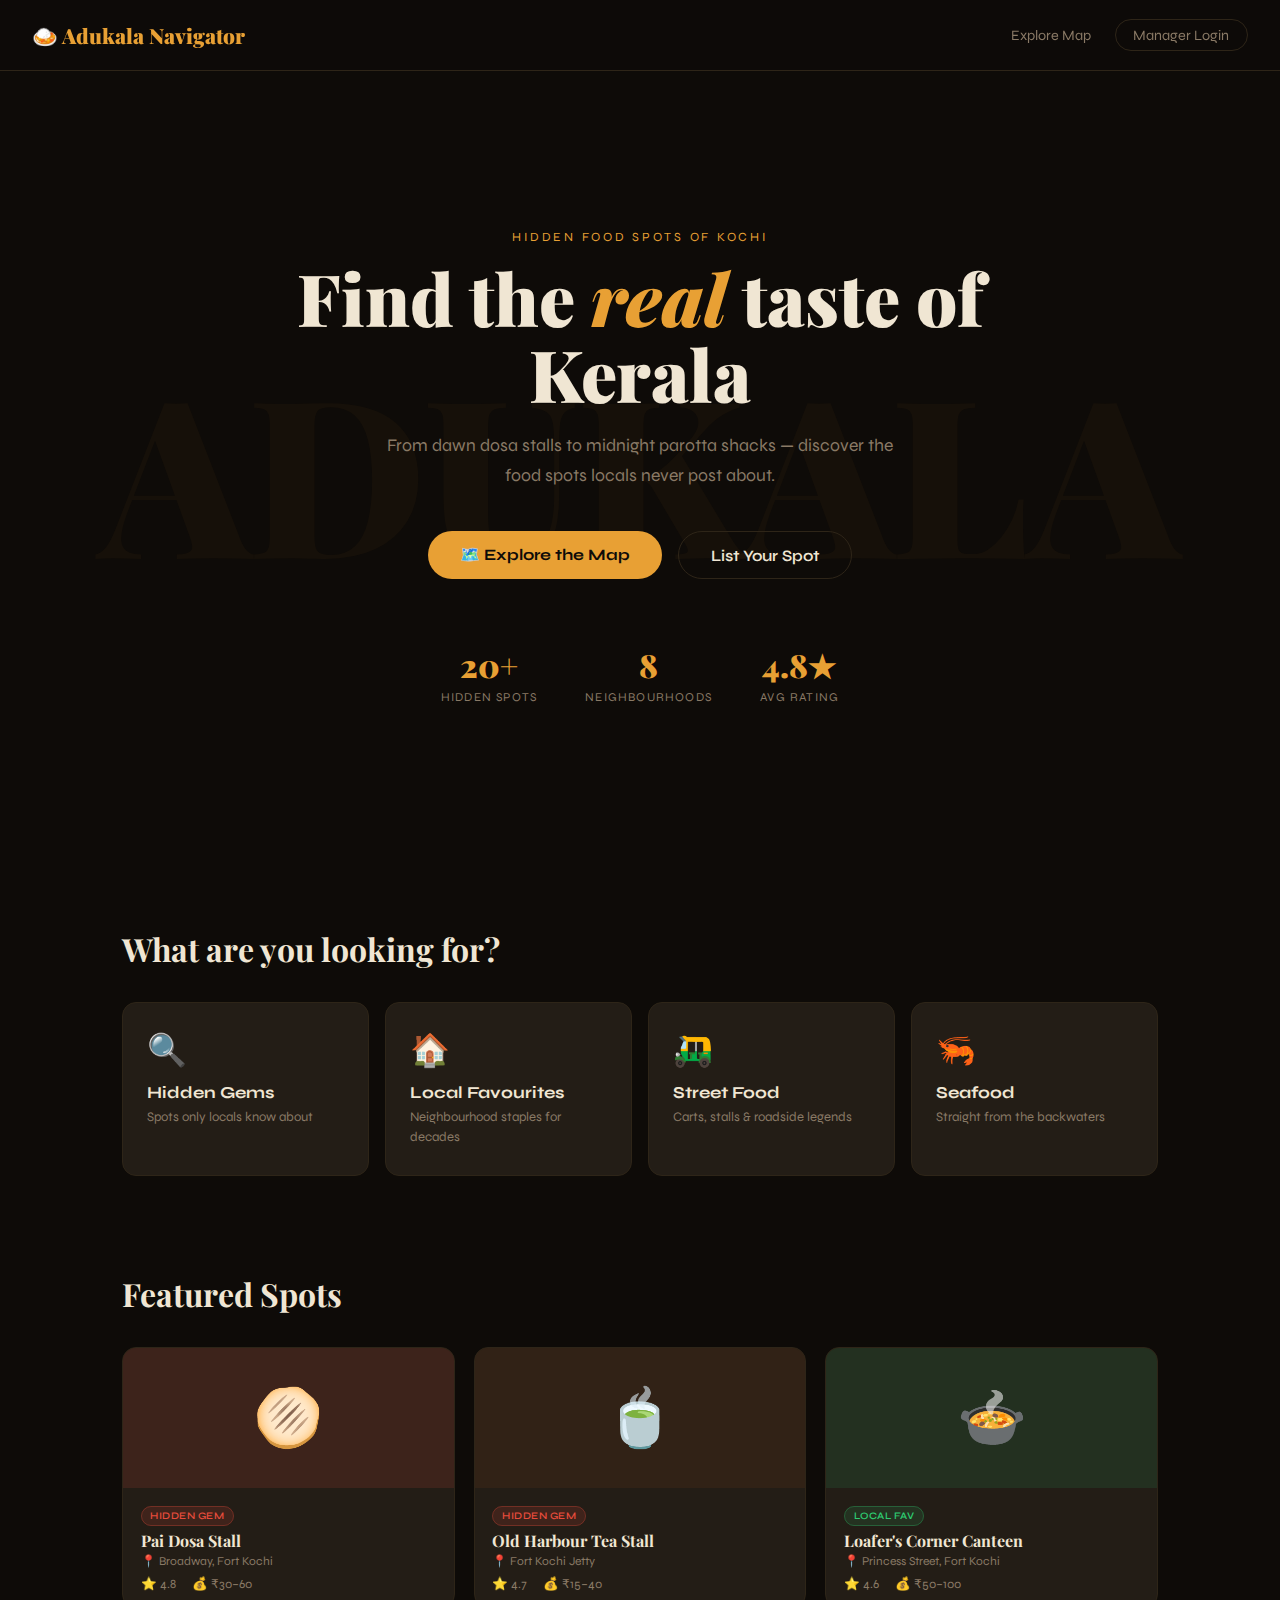
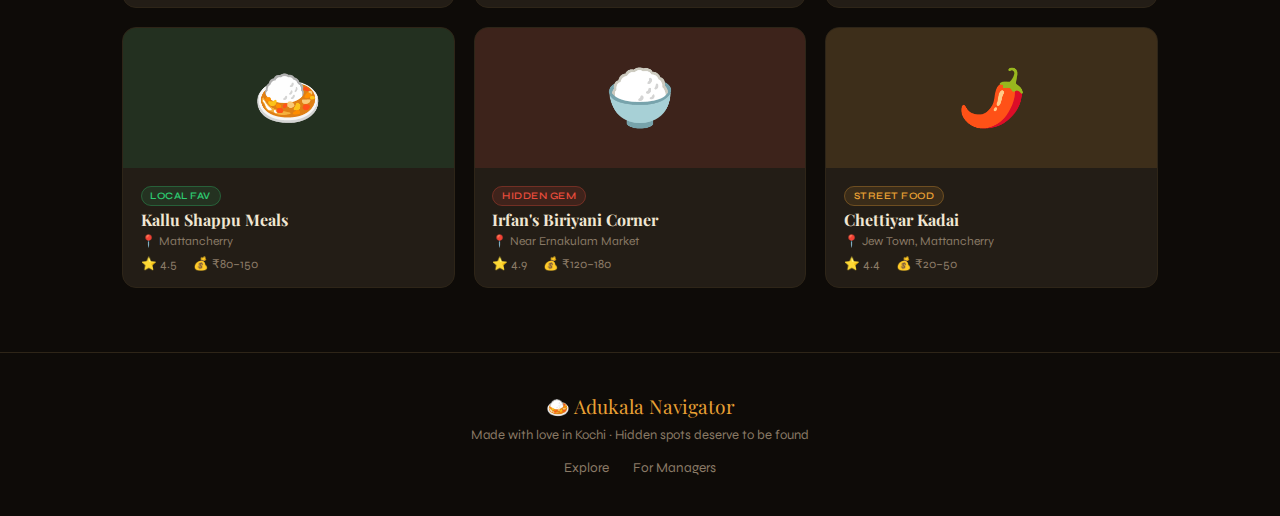
<file: frontend/index.html>
<!DOCTYPE html>
<html lang="en">
<head>
  <meta charset="UTF-8"/>
  <meta name="viewport" content="width=device-width, initial-scale=1.0"/>
  <title>Adukala Navigator – Kochi</title>
  <link rel="icon" type="image/png" href="favicon.png">
  <link rel="preconnect" href="https://fonts.googleapis.com">
  <link href="https://fonts.googleapis.com/css2?family=Playfair+Display:ital,wght@0,700;0,900;1,700&family=Syne:wght@400;600;800&display=swap" rel="stylesheet">
  <link rel="stylesheet" href="main.css"/>
</head>
<body class="landing">

  <nav class="top-nav">
    <div class="nav-brand">🍛 Adukala Navigator</div>
    <div class="nav-links">
      <a href="map.html">Explore Map</a>
      <a href="manager.html" class="btn-outline">Manager Login</a>
    </div>
  </nav>

  <section class="hero">
    <div class="hero-bg-text">ADUKALA</div>
    <div class="hero-content">
      <span class="hero-kicker">Hidden Food Spots of Kochi</span>
      <h1>Find the <em>real</em> taste of Kerala</h1>
      <p>From dawn dosa stalls to midnight parotta shacks — discover the food spots locals never post about.</p>
      <div class="hero-actions">
        <a href="map.html" class="btn-primary">🗺️ Explore the Map</a>
        <a href="manager.html" class="btn-secondary">List Your Spot</a>
      </div>
    </div>
    <div class="hero-stats">
      <div class="stat"><span id="statSpots">25+</span><small>Hidden Spots</small></div>
      <div class="stat"><span>8</span><small>Neighbourhoods</small></div>
      <div class="stat"><span>4.8★</span><small>Avg Rating</small></div>
    </div>
  </section>

  <section class="categories">
    <h2>What are you looking for?</h2>
    <div class="cat-grid">
      <a href="map.html?filter=hidden" class="cat-card">
        <div class="cat-icon">🔍</div>
        <h3>Hidden Gems</h3>
        <p>Spots only locals know about</p>
      </a>
      <a href="map.html?filter=local" class="cat-card">
        <div class="cat-icon">🏠</div>
        <h3>Local Favourites</h3>
        <p>Neighbourhood staples for decades</p>
      </a>
      <a href="map.html?filter=street" class="cat-card">
        <div class="cat-icon">🛺</div>
        <h3>Street Food</h3>
        <p>Carts, stalls & roadside legends</p>
      </a>
      <a href="map.html?filter=seafood" class="cat-card">
        <div class="cat-icon">🦐</div>
        <h3>Seafood</h3>
        <p>Straight from the backwaters</p>
      </a>
    </div>
  </section>

  <section class="featured">
    <h2>Featured Spots</h2>
    <div class="featured-grid" id="featuredGrid">
      <!-- Populated by JS -->
    </div>
  </section>

  <footer class="site-footer">
    <div class="footer-brand">🍛 Adukala Navigator</div>
    <p>Made with love in Kochi · Hidden spots deserve to be found</p>
    <div class="footer-links">
      <a href="map.html">Explore</a>
      <a href="manager.html">For Managers</a>
    </div>
  </footer>

  <script src="data.js"></script>
  <script src="utilis.js"></script>
  <script>
    // Populate featured spots
    const featured = getAllSpots().slice(0, 6);
    document.getElementById('featuredGrid').innerHTML = featured.map(s => `
      <a href="spot.html?id=${s.id}" class="feat-card">
        <div class="feat-img" style="background:${s.color || '#e8a034'}22">
          <span class="feat-emoji">${s.emoji || '🍽️'}</span>
        </div>
        <div class="feat-info">
          <span class="feat-tag tag-${s.type}">${tagLabel(s.type)}</span>
          <h3>${s.name}</h3>
          <p class="feat-area">📍 ${s.area}</p>
          <div class="feat-meta">
            <span>⭐ ${s.rating}</span>
            <span>💰 ${s.price}</span>
          </div>
        </div>
      </a>
    `).join('');
    document.getElementById('statSpots').textContent = getAllSpots().length + '+';
  </script>
</body>
</html>
</file>
<file: frontend/main.css>
:root {
  --bg: #0e0b08;
  --surface: #1a1510;
  --card: #231d16;
  --accent: #e8a034;
  --text: #f0e6d3;
  --muted: #8a7a66;
  --border: #2e2518;
  --green: #2ecc71;
  --red: #e74c3c;
}

* { margin: 0; padding: 0; box-sizing: border-box; }

body { font-family: 'Syne', sans-serif; background: var(--bg); color: var(--text); }

/* NAV */
.top-nav {
  display: flex; align-items: center; justify-content: space-between;
  padding: 1.2rem 2rem; border-bottom: 1px solid var(--border);
  background: rgba(14,11,8,0.95); backdrop-filter: blur(12px);
  position: sticky; top: 0; z-index: 100;
}
.nav-brand { font-family: 'Playfair Display', serif; font-size: 1.3rem; font-weight: 900; color: var(--accent); }
.nav-links { display: flex; align-items: center; gap: 1.5rem; }
.nav-links a { color: var(--muted); text-decoration: none; font-size: 0.9rem; transition: color 0.2s; }
.nav-links a:hover { color: var(--text); }

/* BUTTONS */
.btn-primary {
  background: var(--accent); color: #0e0b08; padding: 0.85rem 2rem;
  border-radius: 999px; font-weight: 700; font-size: 1rem;
  text-decoration: none; display: inline-block; transition: opacity 0.2s;
}
.btn-primary:hover { opacity: 0.85; }
.btn-secondary {
  background: transparent; color: var(--text); padding: 0.85rem 2rem;
  border-radius: 999px; font-weight: 600; font-size: 1rem;
  text-decoration: none; border: 1px solid var(--border); display: inline-block;
  transition: border-color 0.2s;
}
.btn-secondary:hover { border-color: var(--accent); color: var(--accent); }
.btn-outline {
  border: 1px solid var(--border); color: var(--text); padding: 0.4rem 1.1rem;
  border-radius: 999px; font-size: 0.85rem; text-decoration: none; transition: all 0.2s;
}
.btn-outline:hover { border-color: var(--accent); color: var(--accent); }

/* HERO */
.hero {
  min-height: 88vh; display: flex; flex-direction: column;
  align-items: center; justify-content: center; text-align: center;
  padding: 4rem 2rem; position: relative; overflow: hidden;
}
.hero-bg-text {
  position: absolute; font-family: 'Playfair Display', serif; font-size: min(22vw, 220px);
  font-weight: 900; color: rgba(232,160,52,0.04); user-select: none;
  top: 50%; left: 50%; transform: translate(-50%, -50%); white-space: nowrap; z-index: 0;
}
.hero-content { position: relative; z-index: 1; max-width: 700px; }
.hero-kicker { font-size: 0.78rem; letter-spacing: 0.22em; text-transform: uppercase; color: var(--accent); margin-bottom: 1rem; display: block; }
.hero h1 { font-family: 'Playfair Display', serif; font-size: clamp(2.5rem, 6vw, 4.5rem); font-weight: 900; line-height: 1.05; margin-bottom: 1.25rem; }
.hero h1 em { color: var(--accent); font-style: italic; }
.hero p { font-size: 1.1rem; color: var(--muted); line-height: 1.7; max-width: 520px; margin: 0 auto 2.5rem; }
.hero-actions { display: flex; gap: 1rem; justify-content: center; flex-wrap: wrap; }
.hero-stats { position: relative; z-index: 1; display: flex; gap: 3rem; margin-top: 4rem; }
.stat { text-align: center; }
.stat span { font-family: 'Playfair Display', serif; font-size: 2rem; font-weight: 900; color: var(--accent); display: block; }
.stat small { font-size: 0.75rem; color: var(--muted); letter-spacing: 0.1em; text-transform: uppercase; }

/* CATEGORIES */
.categories { padding: 4rem 2rem; max-width: 1100px; margin: 0 auto; }
.categories h2 { font-family: 'Playfair Display', serif; font-size: 2rem; margin-bottom: 2rem; }
.cat-grid { display: grid; grid-template-columns: repeat(auto-fit, minmax(220px, 1fr)); gap: 1rem; }
.cat-card {
  background: var(--card); border: 1px solid var(--border); border-radius: 14px;
  padding: 1.75rem 1.5rem; text-decoration: none; transition: all 0.25s; display: block;
}
.cat-card:hover { border-color: rgba(232,160,52,0.5); transform: translateY(-3px); background: #2a2118; }
.cat-icon { font-size: 2rem; margin-bottom: 0.75rem; }
.cat-card h3 { font-size: 1.05rem; font-weight: 700; color: var(--text); margin-bottom: 0.3rem; }
.cat-card p { font-size: 0.82rem; color: var(--muted); line-height: 1.5; }

/* FEATURED */
.featured { padding: 2rem 2rem 4rem; max-width: 1100px; margin: 0 auto; }
.featured h2 { font-family: 'Playfair Display', serif; font-size: 2rem; margin-bottom: 2rem; }
.featured-grid { display: grid; grid-template-columns: repeat(auto-fill, minmax(300px, 1fr)); gap: 1.2rem; }
.feat-card { background: var(--card); border: 1px solid var(--border); border-radius: 14px; overflow: hidden; text-decoration: none; display: block; transition: all 0.25s; }
.feat-card:hover { border-color: rgba(232,160,52,0.4); transform: translateY(-3px); }
.feat-img { height: 140px; display: flex; align-items: center; justify-content: center; font-size: 3.5rem; }
.feat-info { padding: 1rem 1.1rem; }
.feat-tag { font-size: 0.62rem; padding: 0.18rem 0.55rem; border-radius: 999px; text-transform: uppercase; font-weight: 600; letter-spacing: 0.05em; }
.tag-hidden { background: rgba(231,76,60,0.15); color: #e74c3c; border: 1px solid rgba(231,76,60,0.3); }
.tag-local  { background: rgba(46,204,113,0.12); color: #2ecc71; border: 1px solid rgba(46,204,113,0.3); }
.tag-street { background: rgba(232,160,52,0.12); color: var(--accent); border: 1px solid rgba(232,160,52,0.3); }
.tag-seafood { background: rgba(52,152,219,0.12); color: #3498db; border: 1px solid rgba(52,152,219,0.3); }
.feat-info h3 { font-family: 'Playfair Display', serif; font-size: 1rem; font-weight: 700; color: var(--text); margin: 0.4rem 0 0.2rem; }
.feat-area { font-size: 0.75rem; color: var(--muted); margin-bottom: 0.5rem; }
.feat-meta { display: flex; gap: 1rem; font-size: 0.78rem; color: var(--muted); }

/* FOOTER */
.site-footer { border-top: 1px solid var(--border); padding: 2.5rem 2rem; text-align: center; }
.footer-brand { font-family: 'Playfair Display', serif; font-size: 1.2rem; color: var(--accent); margin-bottom: 0.5rem; }
.site-footer p { font-size: 0.82rem; color: var(--muted); margin-bottom: 1rem; }
.footer-links { display: flex; gap: 1.5rem; justify-content: center; }
.footer-links a { color: var(--muted); font-size: 0.85rem; text-decoration: none; }
.footer-links a:hover { color: var(--accent); }

/* FORMS (shared) */
.fg { display: flex; flex-direction: column; gap: 0.3rem; }
.fg label { font-size: 0.72rem; color: var(--muted); text-transform: uppercase; letter-spacing: 0.08em; }
.fg input, .fg select, .fg textarea {
  background: var(--card); border: 1px solid var(--border); color: var(--text);
  padding: 0.55rem 0.85rem; border-radius: 8px; font-family: 'Syne', sans-serif;
  font-size: 0.84rem; outline: none; transition: border-color 0.2s;
}
.fg input:focus, .fg select:focus, .fg textarea:focus { border-color: var(--accent); }
.fg input::placeholder, .fg textarea::placeholder { color: var(--muted); }
.fg textarea { resize: vertical; min-height: 80px; }
.fg select option { background: var(--card); }
.form-row2 { display: grid; grid-template-columns: 1fr 1fr; gap: 1rem; }
.form-error { font-size: 0.78rem; color: var(--red); display: none; margin-top: 0.2rem; }
.form-submit {
  padding: 0.75rem 1.5rem; background: var(--accent); color: #0e0b08; border: none;
  border-radius: 8px; font-family: 'Syne', sans-serif; font-size: 0.9rem; font-weight: 700;
  cursor: pointer; transition: opacity 0.2s; width: 100%;
}
.form-submit:hover { opacity: 0.88; }
.form-submit.small { width: auto; padding: 0.55rem 1rem; font-size: 0.82rem; }

/* MODAL */
.modal-overlay {
  position: fixed; inset: 0; background: rgba(0,0,0,0.8); z-index: 9000;
  display: flex; align-items: center; justify-content: center;
  opacity: 0; pointer-events: none; transition: opacity 0.25s;
}
.modal-overlay.open { opacity: 1; pointer-events: all; }
.modal {
  background: var(--surface); border: 1px solid var(--border); border-radius: 16px;
  width: 560px; max-width: 95vw; max-height: 90vh; overflow-y: auto;
  transform: translateY(30px); transition: transform 0.25s; display: flex; flex-direction: column;
}
.modal-overlay.open .modal { transform: translateY(0); }
.modal-hd { display: flex; align-items: center; justify-content: space-between; padding: 1.25rem 1.5rem; border-bottom: 1px solid var(--border); flex-shrink: 0; }
.modal-hd h2 { font-family: 'Playfair Display', serif; font-size: 1.15rem; color: var(--accent); }
.modal-x { background: none; border: none; color: var(--muted); font-size: 1rem; cursor: pointer; padding: 0.3rem 0.6rem; border-radius: 6px; }
.modal-x:hover { background: var(--card); color: var(--text); }
.modal-bd { padding: 1.25rem 1.5rem; display: flex; flex-direction: column; gap: 0.9rem; }

/* TOAST */
.toast {
  position: fixed; bottom: 2rem; right: 2rem; background: var(--card);
  border: 1px solid var(--accent); color: var(--text); padding: 0.75rem 1.25rem;
  border-radius: 10px; font-size: 0.85rem; z-index: 9999;
  transform: translateY(100px); opacity: 0; transition: all 0.3s; box-shadow: 0 8px 24px rgba(0,0,0,0.4);
}
.toast.show { transform: translateY(0); opacity: 1; }

/* SPOT TAG (inline) */
.spot-tag { font-size: 0.62rem; padding: 0.18rem 0.55rem; border-radius: 999px; text-transform: uppercase; font-weight: 600; letter-spacing: 0.05em; }

@media (max-width: 768px) {
  .form-row2 { grid-template-columns: 1fr; }
  .hero-stats { gap: 2rem; }
  .top-nav { padding: 1rem; }
}
</file>
